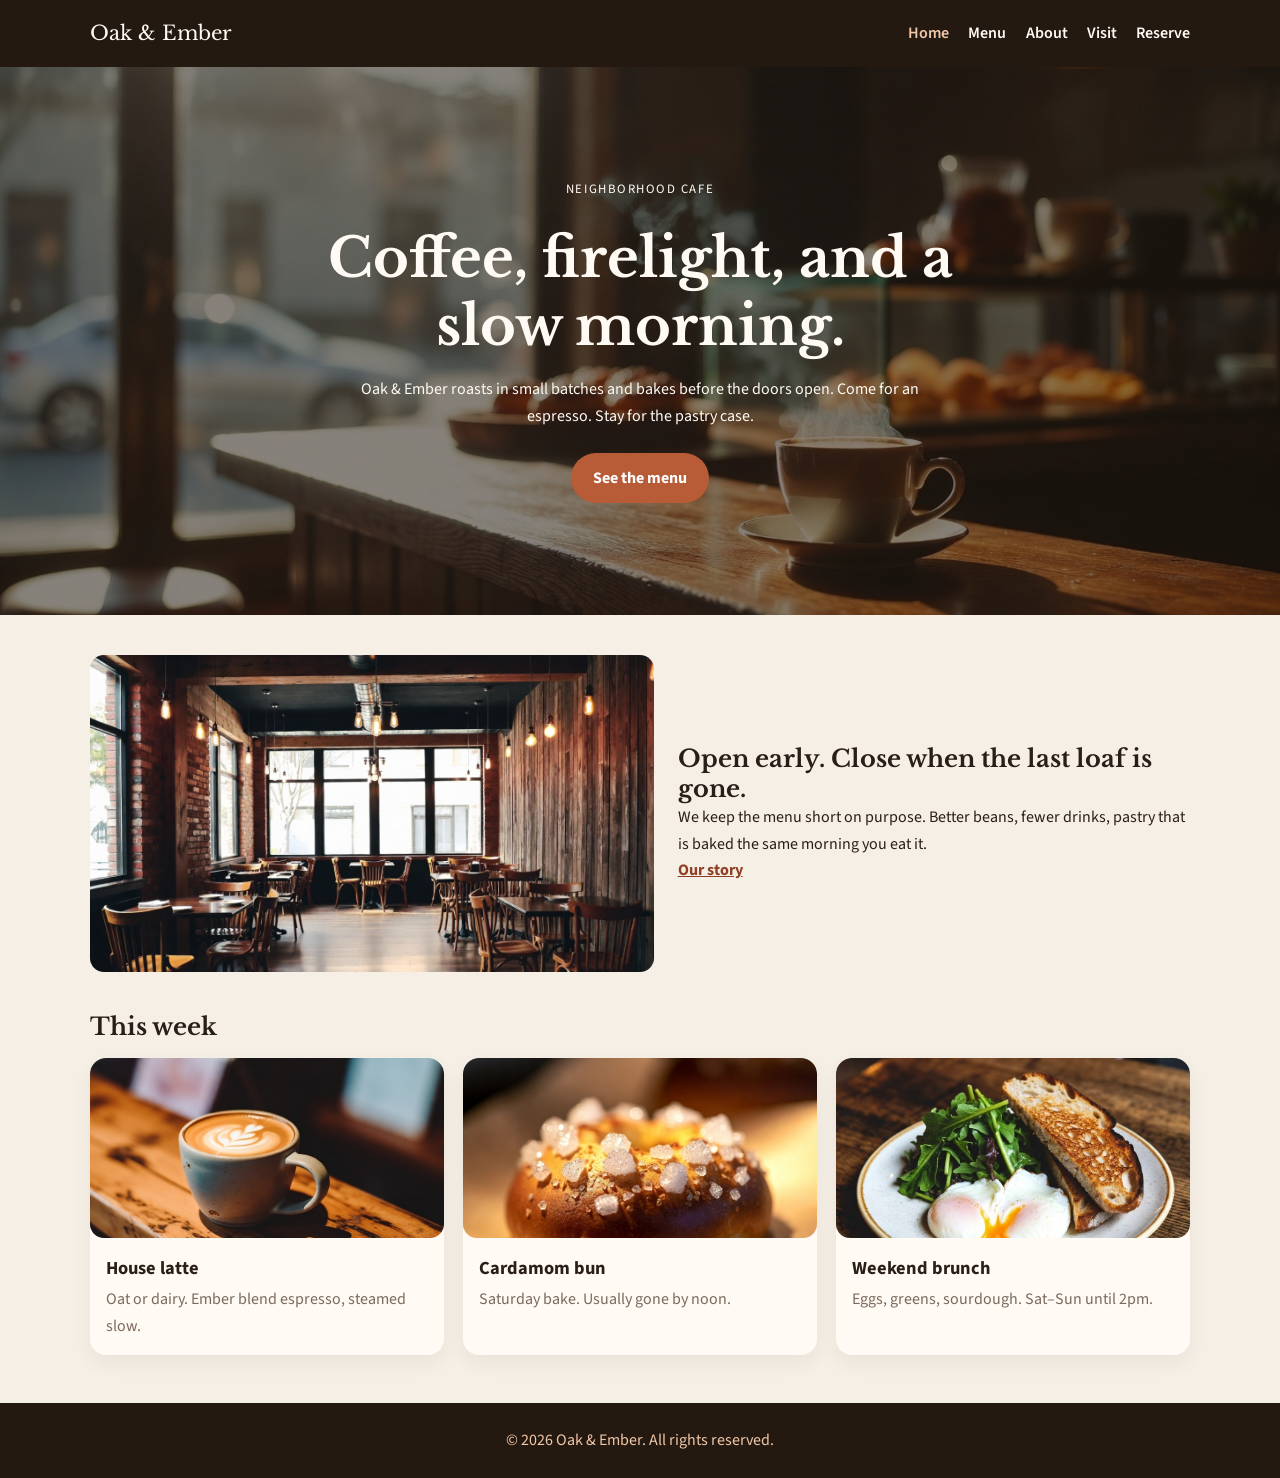
<file: index.html>
<!DOCTYPE html>
<html lang="en">
<head>
  <meta charset="UTF-8">
  <meta name="viewport" content="width=device-width, initial-scale=1.0">
  <meta name="description" content="Oak & Ember is a neighborhood cafe for slow coffee, fresh pastry, and weekend brunch.">
  <title>Oak & Ember Cafe</title>
  <link rel="stylesheet" href="assets/css/style.css">
  <link rel="icon" href="assets/images/favicon.ico">
  <link href="https://fonts.googleapis.com/css2?family=Libre+Baskerville:wght@700&family=Source+Sans+3:wght@400;600;700&display=swap" rel="stylesheet">
</head>
<body>
  <header class="site-header">
    <div class="container header-inner">
      <a class="logo" href="index.html">Oak &amp; Ember</a>
      <button class="nav-toggle" type="button" aria-controls="site-nav" aria-expanded="false" aria-label="Open menu">
        <span></span><span></span><span></span>
      </button>
      <nav id="site-nav" aria-label="Main">
        <ul>
          <li><a href="index.html" aria-current="page">Home</a></li>
          <li><a href="pages/menu.html">Menu</a></li>
          <li><a href="pages/about.html">About</a></li>
          <li><a href="pages/visit.html">Visit</a></li>
          <li><a href="pages/reserve.html">Reserve</a></li>
        </ul>
      </nav>
    </div>
  </header>

  <section class="hero">
    <div class="container">
      <p class="eyebrow">Neighborhood cafe</p>
      <h1>Coffee, firelight, and a slow morning.</h1>
      <p>Oak &amp; Ember roasts in small batches and bakes before the doors open. Come for an espresso. Stay for the pastry case.</p>
      <a class="btn" href="pages/menu.html">See the menu</a>
    </div>
  </section>

  <main class="container">
    <section class="split">
      <img src="assets/images/home-interior.jpeg" alt="Warm cafe interior with wooden tables">
      <div>
        <h2>Open early. Close when the last loaf is gone.</h2>
        <p>We keep the menu short on purpose. Better beans, fewer drinks, pastry that is baked the same morning you eat it.</p>
        <a class="text-link" href="pages/about.html">Our story</a>
      </div>
    </section>

    <section>
      <h2 class="section-title">This week</h2>
      <div class="card-grid">
        <article class="card">
          <img src="assets/images/drink-latte.jpeg" alt="Latte in a ceramic cup">
          <h3>House latte</h3>
          <p>Oat or dairy. Ember blend espresso, steamed slow.</p>
        </article>
        <article class="card">
          <img src="assets/images/pastry-cardamom.jpeg" alt="Cardamom bun">
          <h3>Cardamom bun</h3>
          <p>Saturday bake. Usually gone by noon.</p>
        </article>
        <article class="card">
          <img src="assets/images/brunch-plate.jpeg" alt="Brunch plate">
          <h3>Weekend brunch</h3>
          <p>Eggs, greens, sourdough. Sat–Sun until 2pm.</p>
        </article>
      </div>
    </section>
  </main>

  <footer class="site-footer">
    <div class="container">
      <p>&copy; 2026 Oak &amp; Ember. All rights reserved.</p>
    </div>
  </footer>
  <script src="assets/js/script.js"></script>
</body>
</html>
</file>
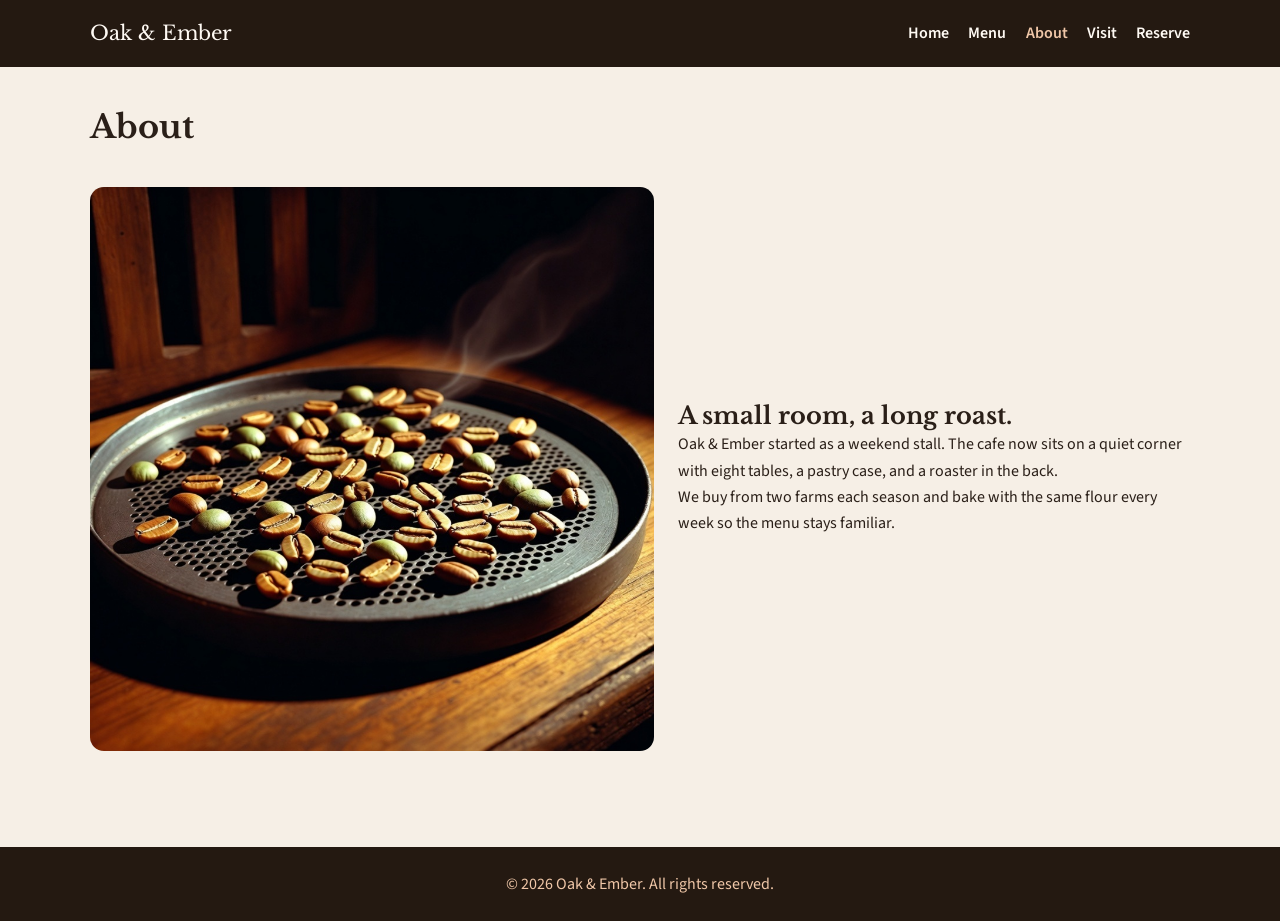
<file: pages/about.html>
<!DOCTYPE html>
<html lang="en">
<head>
  <meta charset="UTF-8">
  <meta name="viewport" content="width=device-width, initial-scale=1.0">
  <meta name="description" content="The story of Oak & Ember Cafe.">
  <title>About | Oak & Ember</title>
  <link rel="stylesheet" href="../assets/css/style.css">
  <link rel="icon" href="../assets/images/favicon.ico">
  <link href="https://fonts.googleapis.com/css2?family=Libre+Baskerville:wght@700&family=Source+Sans+3:wght@400;600;700&display=swap" rel="stylesheet">
</head>
<body>
  <header class="site-header">
    <div class="container header-inner">
      <a class="logo" href="../index.html">Oak &amp; Ember</a>
      <button class="nav-toggle" type="button" aria-controls="site-nav" aria-expanded="false" aria-label="Open menu">
        <span></span><span></span><span></span>
      </button>
      <nav id="site-nav" aria-label="Main">
        <ul>
          <li><a href="../index.html">Home</a></li>
          <li><a href="menu.html">Menu</a></li>
          <li><a href="about.html" aria-current="page">About</a></li>
          <li><a href="visit.html">Visit</a></li>
          <li><a href="reserve.html">Reserve</a></li>
        </ul>
      </nav>
    </div>
  </header>

  <main class="container page">
    <h1>About</h1>
    <section class="split">
      <img src="../assets/images/about-roast.jpeg" alt="Coffee beans and a roasting tray">
      <div>
        <h2>A small room, a long roast.</h2>
        <p>Oak &amp; Ember started as a weekend stall. The cafe now sits on a quiet corner with eight tables, a pastry case, and a roaster in the back.</p>
        <p>We buy from two farms each season and bake with the same flour every week so the menu stays familiar.</p>
      </div>
    </section>
  </main>

  <footer class="site-footer">
    <div class="container">
      <p>&copy; 2026 Oak &amp; Ember. All rights reserved.</p>
    </div>
  </footer>
  <script src="../assets/js/script.js"></script>
</body>
</html>
</file>
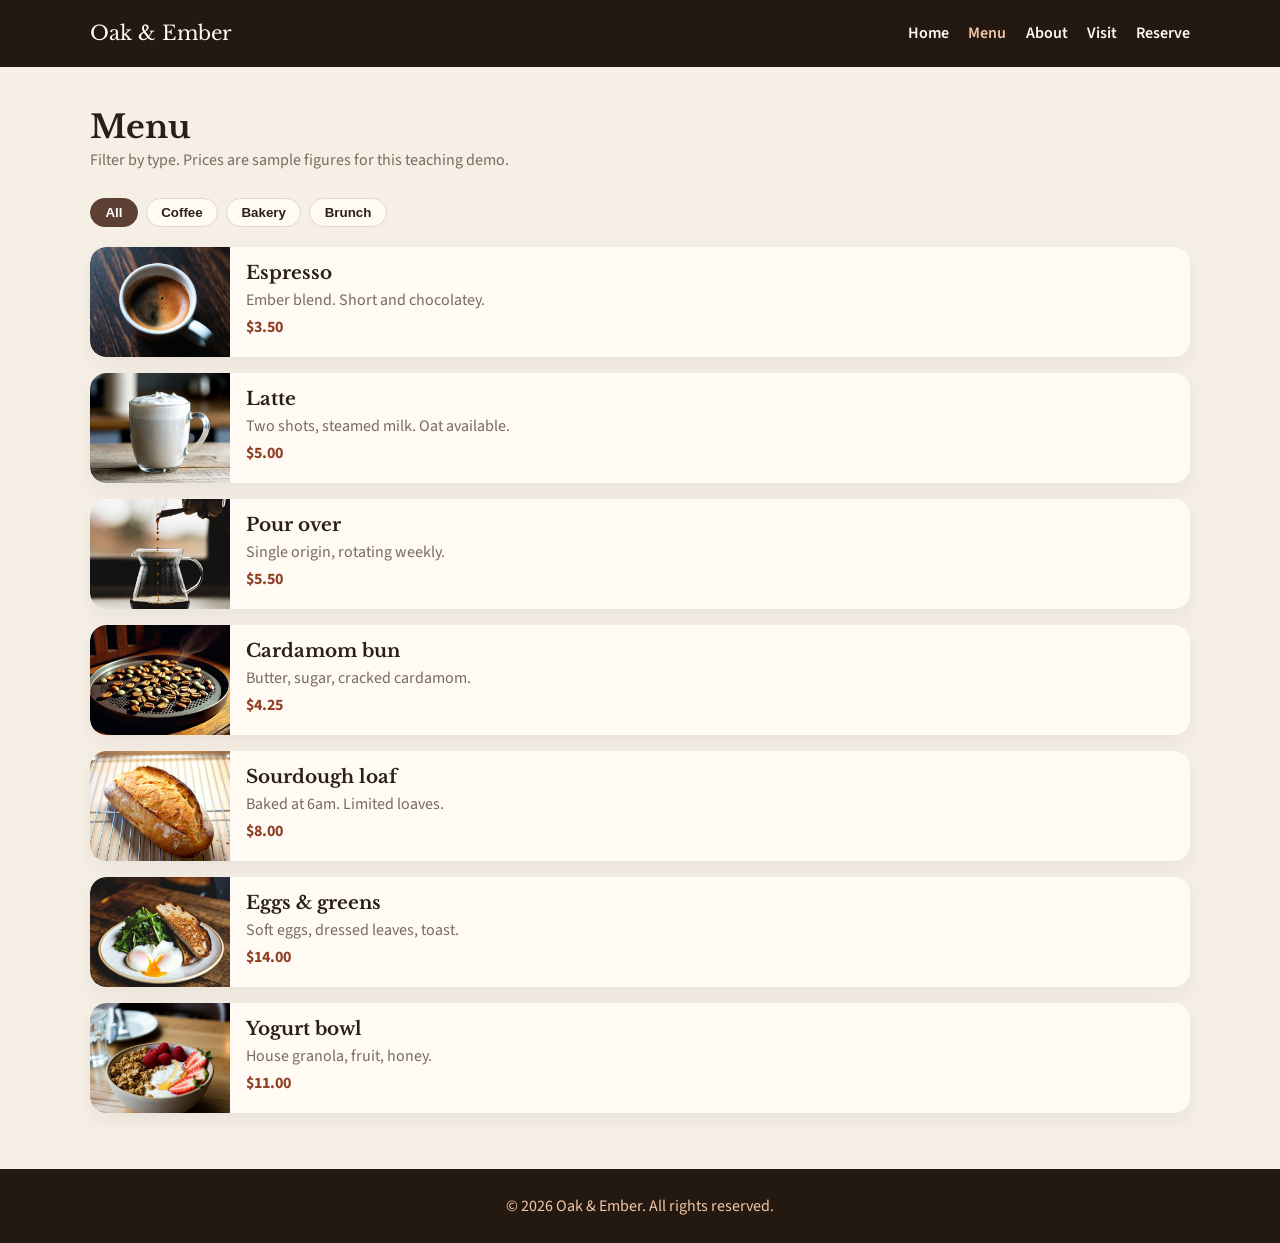
<file: pages/menu.html>
<!DOCTYPE html>
<html lang="en">
<head>
  <meta charset="UTF-8">
  <meta name="viewport" content="width=device-width, initial-scale=1.0">
  <meta name="description" content="Coffee, bakery, and brunch menu at Oak & Ember Cafe.">
  <title>Menu | Oak & Ember</title>
  <link rel="stylesheet" href="../assets/css/style.css">
  <link rel="icon" href="../assets/images/favicon.ico">
  <link href="https://fonts.googleapis.com/css2?family=Libre+Baskerville:wght@700&family=Source+Sans+3:wght@400;600;700&display=swap" rel="stylesheet">
</head>
<body>
  <header class="site-header">
    <div class="container header-inner">
      <a class="logo" href="../index.html">Oak &amp; Ember</a>
      <button class="nav-toggle" type="button" aria-controls="site-nav" aria-expanded="false" aria-label="Open menu">
        <span></span><span></span><span></span>
      </button>
      <nav id="site-nav" aria-label="Main">
        <ul>
          <li><a href="../index.html">Home</a></li>
          <li><a href="menu.html" aria-current="page">Menu</a></li>
          <li><a href="about.html">About</a></li>
          <li><a href="visit.html">Visit</a></li>
          <li><a href="reserve.html">Reserve</a></li>
        </ul>
      </nav>
    </div>
  </header>

  <main class="container page">
    <h1>Menu</h1>
    <p class="lead">Filter by type. Prices are sample figures for this teaching demo.</p>

    <div class="filters" role="group" aria-label="Menu filters">
      <button type="button" class="filter is-active" data-filter="all">All</button>
      <button type="button" class="filter" data-filter="coffee">Coffee</button>
      <button type="button" class="filter" data-filter="bakery">Bakery</button>
      <button type="button" class="filter" data-filter="brunch">Brunch</button>
    </div>

    <div class="menu-grid">
      <article class="menu-item" data-category="coffee">
        <img src="../assets/images/menu-espresso.jpeg" alt="Espresso">
        <div>
          <h2>Espresso</h2>
          <p>Ember blend. Short and chocolatey.</p>
          <p class="price">$3.50</p>
        </div>
      </article>
      <article class="menu-item" data-category="coffee">
        <img src="../assets/images/latte.jpeg" alt="Latte">
        <div>
          <h2>Latte</h2>
          <p>Two shots, steamed milk. Oat available.</p>
          <p class="price">$5.00</p>
        </div>
      </article>
      <article class="menu-item" data-category="coffee">
        <img src="../assets/images/menu-pour.jpeg" alt="Pour over">
        <div>
          <h2>Pour over</h2>
          <p>Single origin, rotating weekly.</p>
          <p class="price">$5.50</p>
        </div>
      </article>
      <article class="menu-item" data-category="bakery">
        <img src="../assets/images/about-roast.jpeg" alt="Cardamom bun">
        <div>
          <h2>Cardamom bun</h2>
          <p>Butter, sugar, cracked cardamom.</p>
          <p class="price">$4.25</p>
        </div>
      </article>
      <article class="menu-item" data-category="bakery">
        <img src="../assets/images/menu-loaf.png" alt="Sourdough loaf">
        <div>
          <h2>Sourdough loaf</h2>
          <p>Baked at 6am. Limited loaves.</p>
          <p class="price">$8.00</p>
        </div>
      </article>
      <article class="menu-item" data-category="brunch">
        <img src="../assets/images/brunch-plate.jpeg" alt="Eggs and greens">
        <div>
          <h2>Eggs &amp; greens</h2>
          <p>Soft eggs, dressed leaves, toast.</p>
          <p class="price">$14.00</p>
        </div>
      </article>
      <article class="menu-item" data-category="brunch">
        <img src="../assets/images/menu-granola.jpeg" alt="Yogurt and granola">
        <div>
          <h2>Yogurt bowl</h2>
          <p>House granola, fruit, honey.</p>
          <p class="price">$11.00</p>
        </div>
      </article>
    </div>
  </main>

  <footer class="site-footer">
    <div class="container">
      <p>&copy; 2026 Oak &amp; Ember. All rights reserved.</p>
    </div>
  </footer>
  <script src="../assets/js/script.js"></script>
</body>
</html>
</file>
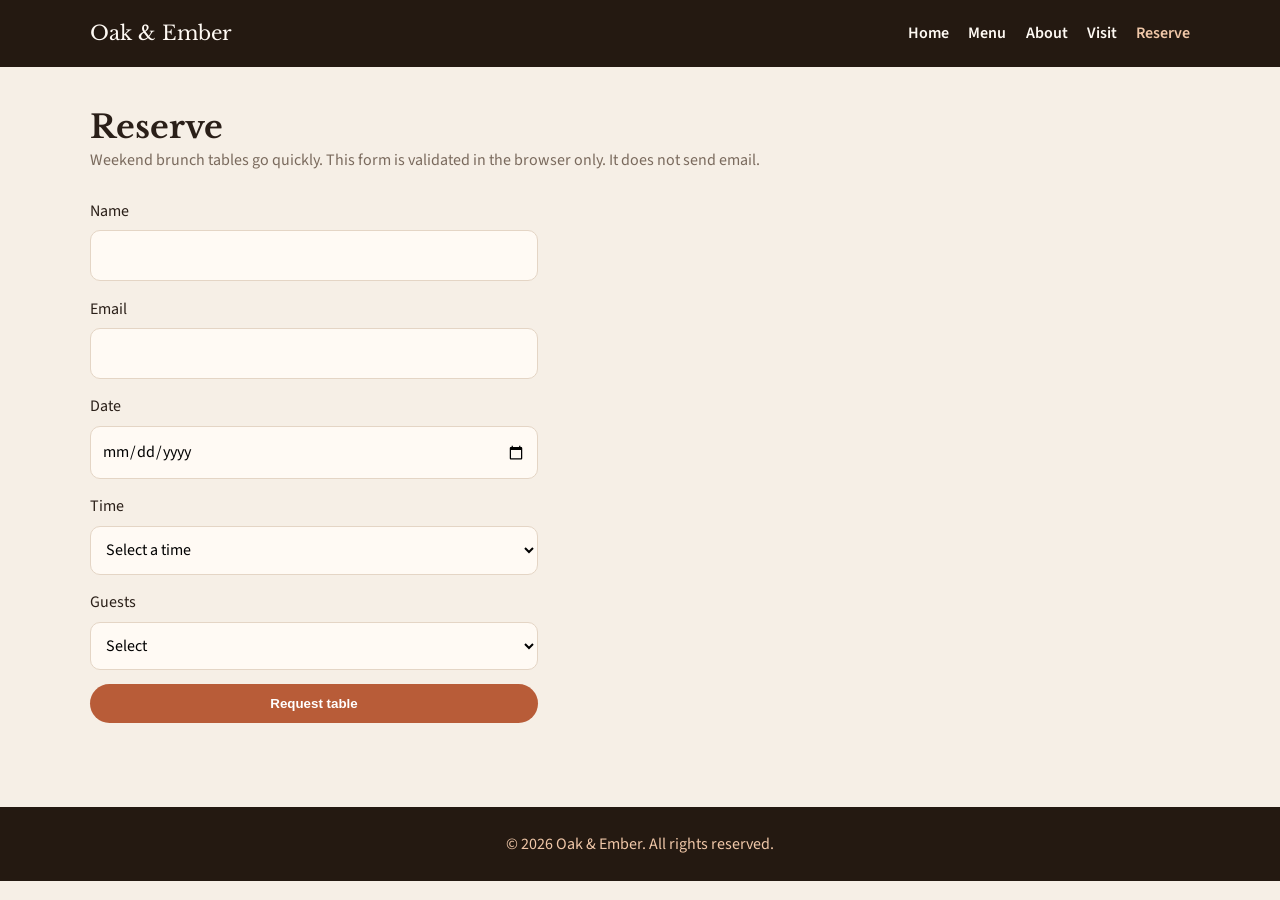
<file: pages/reserve.html>
<!DOCTYPE html>
<html lang="en">
<head>
  <meta charset="UTF-8">
  <meta name="viewport" content="width=device-width, initial-scale=1.0">
  <meta name="description" content="Reserve a table at Oak & Ember. This form is checked in the browser only.">
  <title>Reserve | Oak & Ember</title>
  <link rel="stylesheet" href="../assets/css/style.css">
  <link rel="icon" href="../assets/images/favicon.ico">
  <link href="https://fonts.googleapis.com/css2?family=Libre+Baskerville:wght@700&family=Source+Sans+3:wght@400;600;700&display=swap" rel="stylesheet">
</head>
<body>
  <header class="site-header">
    <div class="container header-inner">
      <a class="logo" href="../index.html">Oak &amp; Ember</a>
      <button class="nav-toggle" type="button" aria-controls="site-nav" aria-expanded="false" aria-label="Open menu">
        <span></span><span></span><span></span>
      </button>
      <nav id="site-nav" aria-label="Main">
        <ul>
          <li><a href="../index.html">Home</a></li>
          <li><a href="menu.html">Menu</a></li>
          <li><a href="about.html">About</a></li>
          <li><a href="visit.html">Visit</a></li>
          <li><a href="reserve.html" aria-current="page">Reserve</a></li>
        </ul>
      </nav>
    </div>
  </header>

  <main class="container page">
    <h1>Reserve</h1>
    <p class="lead">Weekend brunch tables go quickly. This form is validated in the browser only. It does not send email.</p>

    <form id="reserve-form" class="reserve-form" action="#" method="post">
      <label for="name">Name</label>
      <input id="name" name="name" type="text" required>

      <label for="email">Email</label>
      <input id="email" name="email" type="email" required>

      <label for="date">Date</label>
      <input id="date" name="date" type="date" required>

      <label for="time">Time</label>
      <select id="time" name="time" required>
        <option value="">Select a time</option>
        <option value="08:00">8:00am</option>
        <option value="09:00">9:00am</option>
        <option value="10:30">10:30am</option>
        <option value="12:00">12:00pm</option>
      </select>

      <label for="guests">Guests</label>
      <select id="guests" name="guests" required>
        <option value="">Select</option>
        <option value="1">1</option>
        <option value="2">2</option>
        <option value="3">3</option>
        <option value="4">4</option>
      </select>

      <button type="submit">Request table</button>
      <p id="form-status" class="form-status" role="status" aria-live="polite"></p>
    </form>
  </main>

  <footer class="site-footer">
    <div class="container">
      <p>&copy; 2026 Oak &amp; Ember. All rights reserved.</p>
    </div>
  </footer>
  <script src="../assets/js/script.js"></script>
</body>
</html>
</file>
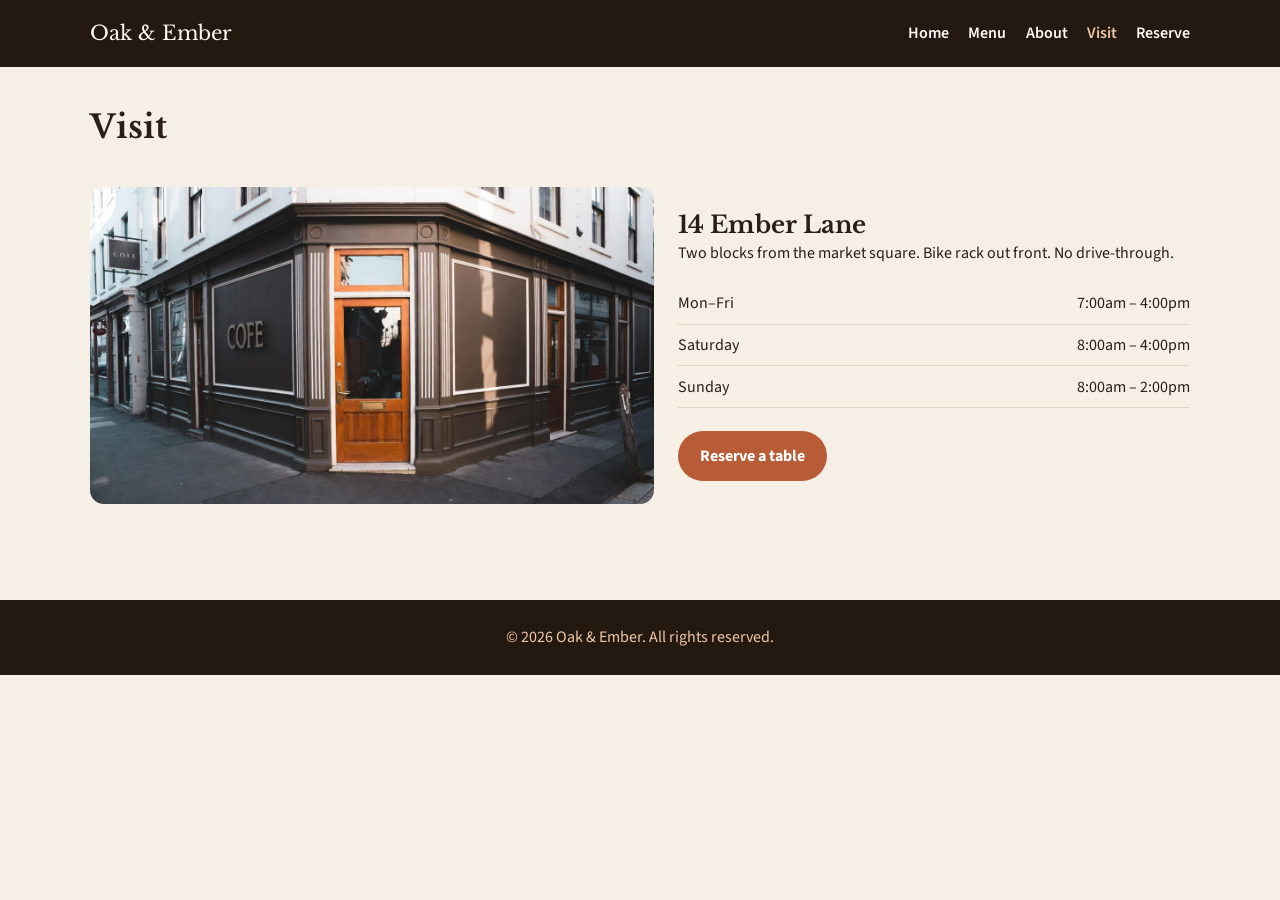
<file: pages/visit.html>
<!DOCTYPE html>
<html lang="en">
<head>
  <meta charset="UTF-8">
  <meta name="viewport" content="width=device-width, initial-scale=1.0">
  <meta name="description" content="Hours and address for Oak & Ember Cafe.">
  <title>Visit | Oak & Ember</title>
  <link rel="stylesheet" href="../assets/css/style.css">
  <link rel="icon" href="../assets/images/favicon.ico">
  <link href="https://fonts.googleapis.com/css2?family=Libre+Baskerville:wght@700&family=Source+Sans+3:wght@400;600;700&display=swap" rel="stylesheet">
</head>
<body>
  <header class="site-header">
    <div class="container header-inner">
      <a class="logo" href="../index.html">Oak &amp; Ember</a>
      <button class="nav-toggle" type="button" aria-controls="site-nav" aria-expanded="false" aria-label="Open menu">
        <span></span><span></span><span></span>
      </button>
      <nav id="site-nav" aria-label="Main">
        <ul>
          <li><a href="../index.html">Home</a></li>
          <li><a href="menu.html">Menu</a></li>
          <li><a href="about.html">About</a></li>
          <li><a href="visit.html" aria-current="page">Visit</a></li>
          <li><a href="reserve.html">Reserve</a></li>
        </ul>
      </nav>
    </div>
  </header>

  <main class="container page">
    <h1>Visit</h1>
    <section class="split">
      <img src="../assets/images/visit-street.jpeg" alt="Cafe storefront on a quiet street">
      <div>
        <h2>14 Ember Lane</h2>
        <p>Two blocks from the market square. Bike rack out front. No drive-through.</p>
        <ul class="hours">
          <li><span>Mon–Fri</span> 7:00am – 4:00pm</li>
          <li><span>Saturday</span> 8:00am – 4:00pm</li>
          <li><span>Sunday</span> 8:00am – 2:00pm</li>
        </ul>
        <a class="btn" href="reserve.html">Reserve a table</a>
      </div>
    </section>
  </main>

  <footer class="site-footer">
    <div class="container">
      <p>&copy; 2026 Oak &amp; Ember. All rights reserved.</p>
    </div>
  </footer>
  <script src="../assets/js/script.js"></script>
</body>
</html>
</file>
<file: assets/css/style.css>
:root {
  --ink: #2a1f18;
  --paper: #f6efe6;
  --foam: #fffaf4;
  --ember: #b85c38;
  --ember-dark: #8f3f24;
  --oak: #5c4033;
  --line: #e4d5c5;
  --muted: #7a6a5d;
  --heading: "Libre Baskerville", Georgia, serif;
  --body: "Source Sans 3", system-ui, sans-serif;
}

* {
  margin: 0;
  padding: 0;
  box-sizing: border-box;
}

body {
  font-family: var(--body);
  color: var(--ink);
  background: var(--paper);
  line-height: 1.65;
}

img {
  max-width: 100%;
  display: block;
}

a {
  color: var(--ember-dark);
}

.container {
  width: min(1100px, calc(100% - 2rem));
  margin: 0 auto;
}

.site-header {
  position: sticky;
  top: 0;
  z-index: 20;
  background: #241911;
  color: var(--foam);
}

.header-inner {
  display: flex;
  align-items: center;
  justify-content: space-between;
  flex-wrap: wrap;
  min-height: 4.2rem;
  gap: 0.75rem;
}

.logo {
  color: var(--foam);
  text-decoration: none;
  font-family: var(--heading);
  font-size: 1.25rem;
}

.nav-toggle {
  display: none;
  width: 44px;
  height: 44px;
  border: 0;
  background: transparent;
  cursor: pointer;
}

.nav-toggle span {
  display: block;
  height: 2px;
  margin: 6px 0;
  background: var(--foam);
}

.nav-toggle[aria-expanded="true"] span:nth-child(1) {
  transform: translateY(8px) rotate(45deg);
}

.nav-toggle[aria-expanded="true"] span:nth-child(2) {
  opacity: 0;
}

.nav-toggle[aria-expanded="true"] span:nth-child(3) {
  transform: translateY(-8px) rotate(-45deg);
}

#site-nav ul {
  display: flex;
  gap: 1.2rem;
  list-style: none;
}

#site-nav a {
  color: var(--foam);
  text-decoration: none;
  font-weight: 600;
}

#site-nav a[aria-current="page"],
#site-nav a:hover {
  color: #f0c7a8;
}

.hero {
  background:
    linear-gradient(rgba(36, 25, 17, 0.55), rgba(36, 25, 17, 0.55)),
    url("../images/hero.jpeg") center / cover no-repeat;
  color: var(--foam);
  padding: 7rem 1rem;
  text-align: center;
}

.eyebrow {
  letter-spacing: 0.12em;
  text-transform: uppercase;
  font-size: 0.8rem;
  margin-bottom: 0.8rem;
}

.hero h1,
.page h1,
h2 {
  font-family: var(--heading);
  line-height: 1.25;
}

.hero h1 {
  font-size: clamp(2rem, 5vw, 3.4rem);
  max-width: 16ch;
  margin: 0 auto 1rem;
}

.hero p {
  max-width: 38rem;
  margin: 0 auto 1.5rem;
}

.btn,
.reserve-form button {
  display: inline-block;
  background: var(--ember);
  color: #fff;
  text-decoration: none;
  border: 0;
  border-radius: 999px;
  padding: 0.75rem 1.4rem;
  font-weight: 700;
  cursor: pointer;
}

.btn:hover,
.reserve-form button:hover {
  background: var(--ember-dark);
}

.text-link {
  font-weight: 700;
}

.page {
  padding: 2.5rem 0 3.5rem;
}

.lead {
  color: var(--muted);
  margin-bottom: 1.5rem;
}

.section-title {
  margin: 2.5rem 0 1rem;
}

.split {
  display: grid;
  grid-template-columns: 1.1fr 1fr;
  gap: 1.5rem;
  align-items: center;
  margin: 2.5rem 0;
}

.split img,
.card img,
.menu-item img {
  width: 100%;
  object-fit: cover;
  border-radius: 14px;
  background: #e8d8c8;
}

.split img {
  min-height: 260px;
}

.card-grid {
  display: grid;
  grid-template-columns: repeat(3, 1fr);
  gap: 1.2rem;
  margin-bottom: 3rem;
}

.card,
.menu-item {
  background: var(--foam);
  border-radius: 16px;
  overflow: hidden;
  box-shadow: 0 8px 20px rgba(42, 31, 24, 0.06);
}

.card img {
  height: 180px;
}

.card h3,
.menu-item h2 {
  padding: 0.9rem 1rem 0.2rem;
  font-size: 1.15rem;
}

.card p,
.menu-item p {
  padding: 0 1rem;
  color: var(--muted);
}

.card p:last-child,
.menu-item .price {
  padding-bottom: 1rem;
}

.filters {
  display: flex;
  flex-wrap: wrap;
  gap: 0.5rem;
  margin-bottom: 1.2rem;
}

.filter {
  border: 1px solid var(--line);
  background: var(--foam);
  color: var(--ink);
  border-radius: 999px;
  padding: 0.4rem 0.9rem;
  cursor: pointer;
  font-weight: 600;
}

.filter.is-active {
  background: var(--oak);
  border-color: var(--oak);
  color: #fff;
}

.menu-grid {
  display: grid;
  gap: 1rem;
}

.menu-item {
  display: grid;
  grid-template-columns: 140px 1fr;
  align-items: center;
}

.menu-item img {
  height: 110px;
  border-radius: 16px 0 0 16px;
}

.menu-item.is-hidden {
  display: none;
}

.price {
  font-weight: 700;
  color: var(--ember-dark) !important;
}

.hours {
  list-style: none;
  margin: 1rem 0 1.4rem;
}

.hours li {
  display: flex;
  justify-content: space-between;
  gap: 1rem;
  border-bottom: 1px solid var(--line);
  padding: 0.45rem 0;
}

.reserve-form {
  max-width: 28rem;
  display: grid;
  gap: 0.4rem;
}

.reserve-form input,
.reserve-form select {
  padding: 0.7rem;
  border: 1px solid var(--line);
  border-radius: 10px;
  font: inherit;
  background: var(--foam);
  margin-bottom: 0.5rem;
}

.form-status {
  min-height: 1.3em;
  font-weight: 700;
}

.site-footer {
  background: #241911;
  color: #f0c7a8;
  text-align: center;
  padding: 1.5rem 1rem;
}

@media (max-width: 860px) {
  .split,
  .card-grid {
    grid-template-columns: 1fr;
  }
}

@media (max-width: 768px) {
  .nav-toggle {
    display: block;
  }

  #site-nav {
    display: none;
    width: 100%;
  }

  #site-nav.is-open {
    display: block;
  }

  #site-nav ul {
    flex-direction: column;
    padding: 0 0 1rem;
  }

  .menu-item {
    grid-template-columns: 1fr;
  }

  .menu-item img {
    height: 180px;
    border-radius: 16px 16px 0 0;
  }
}
</file>
